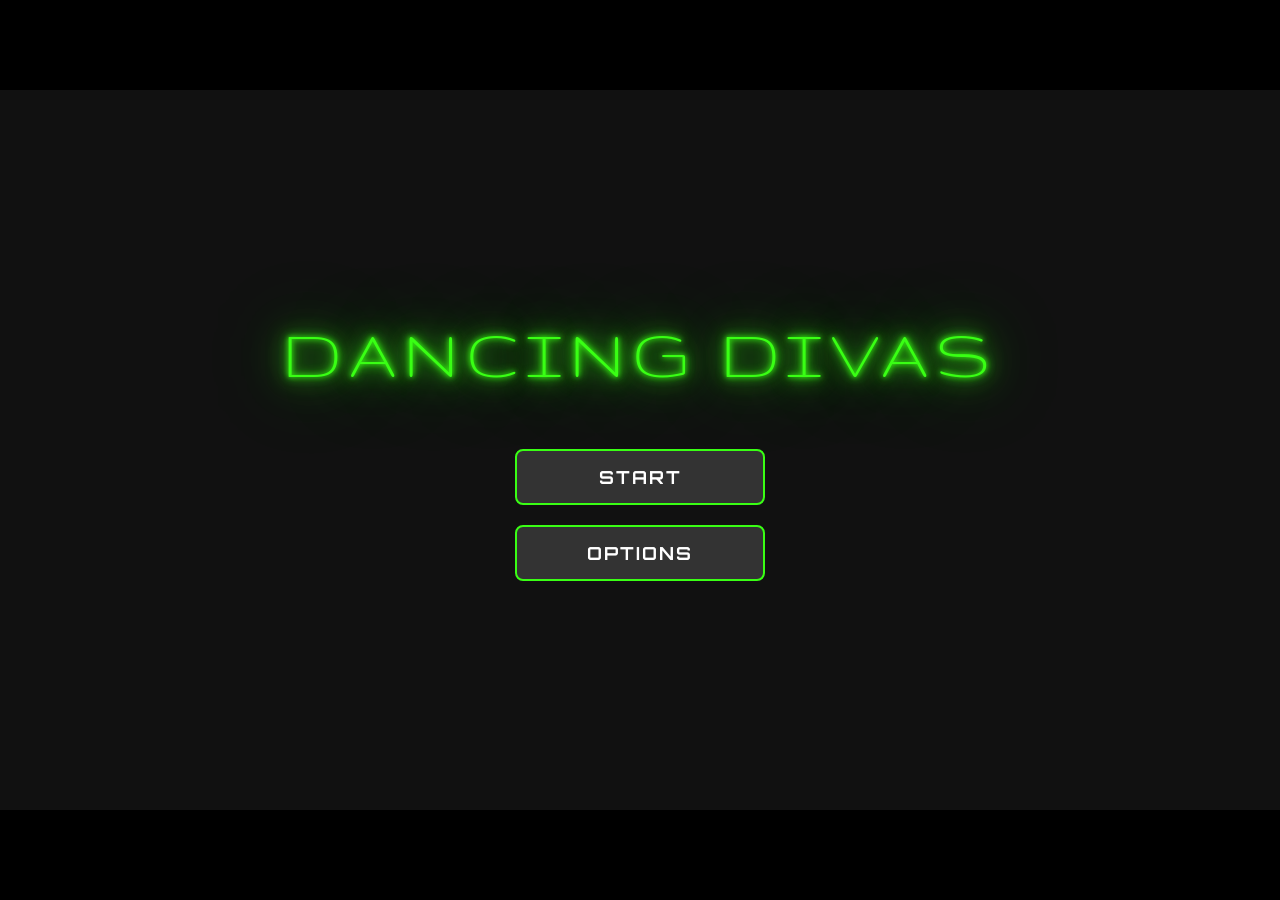
<file: dancing-divas/index.html>
<!DOCTYPE html>
<html lang="en">
<head>
  <meta charset="UTF-8">
  <meta name="viewport" content="width=device-width, initial-scale=1.0">
  <title>Dancing Divas</title>
  <meta property="og:title" content="Dancing Divas">
  <meta property="og:description" content="An audio-reactive sprite animation of Charli XCX that responds to music.">
  <meta property="og:image" content="https://enriicoo.github.io/custom-projects/dancing-divas/sprites/charli_banner.png">
  <meta property="og:url" content="https://enriicoo.github.io/custom-projects/dancing-divas/">
  <meta property="og:type" content="website">
  <link rel="preconnect" href="https://fonts.googleapis.com">
  <link rel="preconnect" href="https://fonts.gstatic.com" crossorigin>
  <link href="https://fonts.googleapis.com/css2?family=Gruppo&family=Orbitron:wght@700&family=Staatliches&display=swap" rel="stylesheet">
  <style>
    :root {
      --neon: #39ff14;
      --bg: #000;
      --bg-light: #111;
      --btn-bg: #333;
    }
    * { margin: 0; padding: 0; box-sizing: border-box; }
    body {
      background: var(--bg);
      display: flex;
      justify-content: center;
      align-items: center;
      min-height: 100vh;
      font-family: 'Staatliches', sans-serif;
    }
    #container { position: relative; }
    canvas { display: block; background: var(--bg); }

    .overlay {
      position: absolute;
      top: 0; left: 0; right: 0; bottom: 0;
      display: flex;
      flex-direction: column;
      justify-content: center;
      align-items: center;
      gap: 20px;
    }
    .overlay.hidden { display: none; }

    .title {
      font-size: 72px;
      color: var(--neon);
      text-shadow: 0 0 5px var(--neon), 0 0 10px var(--neon), 0 0 20px var(--neon), 0 0 40px var(--neon), 0 0 80px #00ff00;
      margin-bottom: 40px;
      font-family: 'Gruppo', cursive;
      letter-spacing: 8px;
      text-transform: uppercase;
    }

    .btn {
      padding: 15px 40px;
      font-size: 18px;
      background: var(--btn-bg);
      color: #fff;
      border: 2px solid var(--neon);
      cursor: pointer;
      border-radius: 8px;
      min-width: 250px;
      transition: all 0.2s;
      font-family: 'Orbitron', sans-serif;
      font-weight: 700;
      text-transform: uppercase;
      letter-spacing: 2px;
    }
    .btn:hover {
      background: var(--neon);
      color: var(--bg);
      transform: scale(1.05);
      box-shadow: 0 0 20px var(--neon);
    }

    #debug, #log {
      position: absolute;
      top: 10px;
      color: var(--neon);
      font-family: monospace;
      background: rgba(0,0,0,0.8);
      padding: 8px;
      border-radius: 4px;
    }
    #debug { left: 10px; font-size: 12px; max-width: 600px; }
    #log { right: 10px; font-size: 10px; max-height: 350px; width: 400px; overflow-y: auto; white-space: pre; }
    .hidden { display: none; }
    #log .warn { color: #ffaa00; }
    #log .good { color: #00ff00; }
    #log .info { color: #888; }
    
    #copyLog {
      position: absolute;
      top: 365px; right: 10px;
      padding: 5px 10px;
      font-size: 12px;
      font-family: monospace;
      background: var(--btn-bg);
      color: var(--neon);
      border: 1px solid var(--neon);
      cursor: pointer;
      border-radius: 4px;
    }
    #copyLog:hover { background: var(--neon); color: var(--bg); }

    #error {
      position: absolute;
      bottom: 20px; left: 50%;
      transform: translateX(-50%);
      color: #ff4444;
      font-size: 14px;
      text-align: center;
      max-width: 80%;
    }

    .slider-container {
      display: flex;
      flex-direction: column;
      align-items: center;
      gap: 8px;
      margin: 10px 0;
    }
    .slider-label { color: var(--neon); font-size: 18px; letter-spacing: 1px; }
    .slider-row { display: flex; align-items: center; gap: 15px; }
    .slider-value { color: #fff; font-size: 20px; font-weight: bold; min-width: 40px; text-align: center; }
    .threshold-hint { color: #888; font-size: 14px; margin-top: 5px; }
    
    input[type="range"] {
      -webkit-appearance: none;
      width: 250px; height: 8px;
      background: var(--btn-bg); border-radius: 4px; outline: none;
    }
    input[type="range"]::-webkit-slider-thumb {
      -webkit-appearance: none;
      width: 24px; height: 24px;
      background: var(--neon); border-radius: 50%; cursor: pointer;
    }
  </style>
</head>
<body>
  <div id="container">
    <canvas id="canvas"></canvas>

    <div id="menuScene" class="overlay">
      <div class="title">Dancing Divas</div>
      <button class="btn" id="btnStart">Start</button>
      <button class="btn" id="btnOptions">Options</button>
    </div>

    <div id="optionsScene" class="overlay hidden">
      <div class="title">Options</div>
      <div class="slider-container">
        <div class="slider-label">Threshold: Ambient → Moderate</div>
        <div class="slider-row">
          <input type="range" id="sliderModerate" min="0.5" max="4.5" step="0.5" value="2">
          <span class="slider-value" id="valModerate">2</span>
        </div>
        <div class="threshold-hint">Score needed to start vibing</div>
      </div>
      <div class="slider-container">
        <div class="slider-label">Threshold: Moderate → High Energy</div>
        <div class="slider-row">
          <input type="range" id="sliderHigh" min="1" max="5" step="0.5" value="4">
          <span class="slider-value" id="valHigh">4</span>
        </div>
        <div class="threshold-hint">Score needed to start dancing</div>
      </div>
      <button class="btn" id="btnDebug">Debug Info: OFF</button>
      <button class="btn" id="btnBack">Back</button>
    </div>

    <div id="dollControls" class="hidden" style="position:absolute; bottom:20px; right:20px;">
      <button class="btn" id="btnExit">ESC - Back to Menu</button>
    </div>

    <div id="debug" class="hidden"></div>
    <div id="log" class="hidden"></div>
    <button id="copyLog" class="hidden">Copy Log</button>
    <div id="error" class="hidden"></div>
  </div>

<script>
// ============ CONFIG ============
const CONFIG = {
  width: 1280,
  height: 720,
  squareSize: 80,
  spriteSheet: 'sprites/charli_spreadsheet.png',
  squareSprite: 'sprites/brat_square.png',
  sprite: {
    cols: 16, rows: 4,
    animations: {
      idle:       { row: 0, frames: 8,  fps: 5, loop: true },
      vibing:     { row: 1, frames: 16, fps: 5, loop: true },
      transition: { row: 2, frames: 12, fps: 5, loop: false },
      dancing:    { row: 3, frames: 12, fps: 5, loop: true }
    }
  },
  audio: { updateInterval: 1.0, moderateThreshold: 2, highThreshold: 4 },
  showDebug: false
};

const State = { AMBIENT: 0, MODERATE: 1, HIGH_ENERGY: 2 };
const StateNames = ['AMBIENT', 'MODERATE', 'HIGH_ENERGY'];

// ============ UTILS ============
const $ = id => document.getElementById(id);
const clamp = (v, min, max) => Math.max(min, Math.min(max, v));
const avg = arr => arr.length ? arr.reduce((a,b) => a+b, 0) / arr.length : 0;

// ============ LOGGER ============
class Logger {
  constructor(maxLines = 60) {
    this.maxLines = maxLines;
    this.lines = [];
    this.el = $('log');
    this.btn = $('copyLog');
    this.btn.onclick = () => this.copy();
  }
  log(msg, type = '') {
    const time = new Date().toLocaleTimeString('en-US', { hour12: false });
    const entry = `[${time}] ${msg}`;
    this.lines.push({ text: entry, type });
    if (this.lines.length > this.maxLines) this.lines.shift();
    this.el.innerHTML = this.lines.map(l => 
      l.type ? `<span class="${l.type}">${l.text}</span>` : l.text
    ).join('\n');
    this.el.scrollTop = this.el.scrollHeight;
  }
  copy() {
    navigator.clipboard.writeText(this.lines.map(l => l.text).join('\n'));
    this.btn.textContent = '✓ Copied!';
    setTimeout(() => this.btn.textContent = 'Copy Log', 1500);
  }
  show() { this.el.classList.remove('hidden'); this.btn.classList.remove('hidden'); }
  hide() { this.el.classList.add('hidden'); this.btn.classList.add('hidden'); }
}
const logger = new Logger();

// ============ SCENE MANAGER ============
class SceneManager {
  constructor() { this.current = null; this.scenes = {}; }
  register(name, scene) { this.scenes[name] = scene; }
  switchTo(name) {
    this.current?.onExit?.();
    this.current = this.scenes[name];
    this.current?.onEnter?.();
  }
  update(dt) { this.current?.update?.(dt); }
  draw(ctx) { this.current?.draw?.(ctx); }
}

// ============ STATIONARITY ENGINE ============
class StationarityEngine {
  constructor() {
    this.windowSize = 60;
    this.warmupFrames = 10;
    this.windows = { rms: [], flux: [], trans: [] };
    this.envelopes = { rms: 0.5, flux: 0.5, trans: 0.5 };
    this.lastOutput = { rms: 0.5, flux: 0.5, transients: 0.5 };
    this.hysteresis = 0.03;
  }

  process(rmsDb, flux, transients) {
    const w = this.windows;
    w.rms.push(rmsDb); w.flux.push(flux); w.trans.push(transients);
    if (w.rms.length > this.windowSize) { w.rms.shift(); w.flux.shift(); w.trans.shift(); }

    const calc = arr => {
      if (arr.length < 2) return { median: arr[0] || 0, iqr: 1 };
      const sorted = [...arr].sort((a, b) => a - b);
      const n = sorted.length;
      return {
        median: sorted[Math.floor(n / 2)],
        iqr: Math.max(0.001, sorted[Math.floor(n * 0.75)] - sorted[Math.floor(n * 0.25)])
      };
    };

    const normalize = (val, stats) => {
      const z = (val - stats.median) / (stats.iqr / 1.35);
      return 1 / (1 + Math.exp(-1.2 * z)); // sigmoid
    };

    const stats = { rms: calc(w.rms), flux: calc(w.flux), trans: calc(w.trans) };
    const norm = {
      rms: normalize(rmsDb, stats.rms),
      flux: normalize(flux, stats.flux),
      trans: normalize(transients, stats.trans)
    };

    // Envelope follow
    for (const k of ['rms', 'flux', 'trans']) {
      const alpha = norm[k] > this.envelopes[k] ? 0.35 : 0.08;
      this.envelopes[k] += alpha * (norm[k] - this.envelopes[k]);
    }

    // Hysteresis
    const output = {
      rms: Math.abs(this.envelopes.rms - this.lastOutput.rms) < this.hysteresis ? this.lastOutput.rms : this.envelopes.rms,
      flux: Math.abs(this.envelopes.flux - this.lastOutput.flux) < this.hysteresis ? this.lastOutput.flux : this.envelopes.flux,
      transients: Math.abs(this.envelopes.trans - this.lastOutput.transients) < this.hysteresis ? this.lastOutput.transients : this.envelopes.trans
    };
    this.lastOutput = output;
    return output;
  }

  get warmup() { return this.windows.rms.length < this.warmupFrames; }

  reset() {
    this.windows = { rms: [], flux: [], trans: [] };
    this.envelopes = { rms: 0.5, flux: 0.5, trans: 0.5 };
    this.lastOutput = { rms: 0.5, flux: 0.5, transients: 0.5 };
  }
}

// ============ AUDIO ANALYZER ============
class AudioAnalyzer {
  constructor() {
    this.ctx = null;
    this.analyser = null;
    this.stationarity = new StationarityEngine();
    this.history = { rms: [], flux: [], trans: [] };
    this.historySize = 10;
    this.fluxLong = [];
    this.peak = { active: false, value: 0, intensityHist: [] };
    this.state = State.AMBIENT;
    this.initialized = false;
  }

  async init() {
    const constraints = {
      audio: { echoCancellation: false, noiseSuppression: false, autoGainControl: false, sampleRate: 44100, channelCount: 1 }
    };

    try {
      let stream;
      try {
        stream = await navigator.mediaDevices.getUserMedia(constraints);
        logger.log('Audio: Processing DISABLED ✓', 'good');
      } catch {
        stream = await navigator.mediaDevices.getUserMedia({ audio: true });
        logger.log('Fallback: default audio constraints', 'warn');
      }

      this.ctx = new AudioContext({ sampleRate: 44100 });
      this.analyser = this.ctx.createAnalyser();
      this.analyser.fftSize = 2048;
      this.analyser.smoothingTimeConstant = 0.1;
      this.ctx.createMediaStreamSource(stream).connect(this.analyser);

      this.freqData = new Uint8Array(this.analyser.frequencyBinCount);
      this.timeData = new Float32Array(this.analyser.fftSize);
      this.prevSpectrum = new Float32Array(this.analyser.frequencyBinCount);
      this.currentSpectrum = new Float32Array(this.analyser.frequencyBinCount);

      this.initialized = true;
      logger.log(`FFT: ${this.analyser.fftSize}, Smooth: ${this.analyser.smoothingTimeConstant}`, 'info');
      return true;
    } catch (err) {
      throw new Error(`Microphone error: ${err.message}`);
    }
  }

  analyze() {
    if (!this.initialized) return { state: State.AMBIENT, rms: -100, transients: 0, score: 0 };

    this.analyser.getByteFrequencyData(this.freqData);
    this.analyser.getFloatTimeDomainData(this.timeData);

    // RMS
    let sumSq = 0;
    for (let i = 0; i < this.timeData.length; i++) sumSq += this.timeData[i] ** 2;
    const rmsDb = sumSq > 1e-20 ? 20 * Math.log10(Math.sqrt(sumSq / this.timeData.length)) : -100;

    // Spectral flux & transients
    let flux = 0;
    const binCount = this.freqData.length;
    const lowEnd = Math.floor(binCount * 0.1), midEnd = Math.floor(binCount * 0.5);
    let lowFlux = 0, midFlux = 0, highFlux = 0;

    for (let i = 0; i < binCount; i++) {
      this.currentSpectrum[i] = this.freqData[i] / 255;
      const diff = this.currentSpectrum[i] - this.prevSpectrum[i];
      if (diff > 0) {
        flux += diff;
        if (i < lowEnd) lowFlux += diff;
        else if (i < midEnd) midFlux += diff;
        else highFlux += diff;
      }
    }
    flux /= Math.sqrt(binCount);
    
    const onset = lowFlux / lowEnd * 0.2 + midFlux / (midEnd - lowEnd) * 0.3 + highFlux / (binCount - midEnd) * 0.5;
    let transients = rmsDb > -60 ? clamp(onset * (1 + (rmsDb + 60) / 30) * 15, 0, 2) : 0;

    [this.prevSpectrum, this.currentSpectrum] = [this.currentSpectrum, this.prevSpectrum];

    // Stationarity
    const norm = this.stationarity.process(rmsDb, flux, transients);
    
    const h = this.history;
    h.rms.push(norm.rms); h.flux.push(norm.flux); h.trans.push(norm.transients);
    if (h.rms.length > this.historySize) { h.rms.shift(); h.flux.shift(); h.trans.shift(); }

    // Peak detection
    const nFlux = Math.max(norm.flux, 0.15);
    this.fluxLong.push(nFlux);
    if (this.fluxLong.length > 60) this.fluxLong.shift();

    if (this.fluxLong.length > 10) {
      const recent = avg(this.fluxLong.slice(-5));
      const prev = avg(this.fluxLong.slice(-10, -5));
      
      if (!this.peak.active) {
        if (prev > 0.01 && (recent - prev) / prev > 0.25) {
          this.peak.active = true;
          this.peak.value = recent;
          logger.log('>>> PEAK MOMENT START <<<', 'good');
        }
      } else {
        this.peak.value = Math.max(this.peak.value, recent);
        this.peak.intensityHist.push((recent - this.peak.value) / Math.max(0.01, this.peak.value));
        if (this.peak.intensityHist.length > 10) this.peak.intensityHist.shift();
        if (avg(this.peak.intensityHist) < -0.2) {
          this.peak.active = false;
          this.peak.intensityHist = [];
          logger.log('>>> PEAK MOMENT END <<<', 'warn');
        }
      }
    }

    // Score
    const avgRms = avg(h.rms), avgTrans = avg(h.trans);
    let score = 0, breakdown = [];
    
    if (avgRms > 0.65) { score += 2; breakdown.push('RMS:+2'); }
    else if (avgRms > 0.4) { score += 1; breakdown.push('RMS:+1'); }
    else breakdown.push('RMS:+0');
    
    if (this.peak.active) { score += 1; breakdown.push('Peak:+1'); }
    
    if (avgTrans > 0.55) { score += 2; breakdown.push('Trans:+2'); }
    else if (avgTrans > 0.3) { score += 1; breakdown.push('Trans:+1'); }
    else breakdown.push('Trans:+0');

    const warmup = this.stationarity.warmup;
    logger.log(
      `RMS:${(avgRms*100).toFixed(0)}% Trans:${(avgTrans*100).toFixed(0)}% Peak:${this.peak.active?'Y':'N'} → Score:${score}${warmup?' [WARMUP]':''}`,
      score >= CONFIG.audio.highThreshold ? 'good' : score >= CONFIG.audio.moderateThreshold ? 'warn' : 'info'
    );
    logger.log(`  ${breakdown.join(' | ')} | Raw dB:${rmsDb.toFixed(1)}`, 'info');

    this.state = score >= CONFIG.audio.highThreshold ? State.HIGH_ENERGY :
                 score >= CONFIG.audio.moderateThreshold ? State.MODERATE : State.AMBIENT;

    return { state: this.state, rms: rmsDb, rmsNorm: avgRms, transients: avgTrans, peak: this.peak.active, score, warmup };
  }

  cleanup() {
    this.ctx?.close();
    this.ctx = null;
    this.initialized = false;
    this.history = { rms: [], flux: [], trans: [] };
    this.fluxLong = [];
    this.peak = { active: false, value: 0, intensityHist: [] };
    this.stationarity.reset();
  }
}

// ============ SPRITE ANIMATOR ============
class SpriteAnimator {
  constructor(img) {
    this.img = img;
    this.frameW = img.width / CONFIG.sprite.cols;
    this.frameH = img.height / CONFIG.sprite.rows;
    this.anim = 'idle';
    this.frame = 0;
    this.elapsed = 0;
    this.transitioning = false;
    this.transitionReverse = false;
    this.targetAnim = null;
    this.pendingState = null;
  }

  setAnim(name, reverse = false, target = null) {
    if (this.transitioning) {
      if (target) this.pendingState = { name, reverse, target };
      return;
    }
    if (!target && this.anim === name) return;

    if (target) {
      this.transitioning = true;
      this.transitionReverse = reverse;
      this.targetAnim = target;
      this.anim = 'transition';
      this.frame = reverse ? CONFIG.sprite.animations.transition.frames - 1 : 0;
    } else {
      this.anim = name;
      this.frame = 0;
    }
    this.elapsed = 0;
    this.pendingState = null;
  }

  update(dt) {
    const anim = CONFIG.sprite.animations[this.anim];
    if (!anim) return;

    this.elapsed += dt;
    if (this.elapsed >= 1 / anim.fps) {
      this.elapsed -= 1 / anim.fps;

      if (this.transitioning) {
        this.frame += this.transitionReverse ? -1 : 1;
        if (this.frame < 0 || this.frame >= anim.frames) {
          this.transitioning = false;
          this.anim = this.targetAnim;
          this.frame = 0;
          this.targetAnim = null;
          if (this.pendingState) {
            const p = this.pendingState;
            this.pendingState = null;
            this.setAnim(p.name, p.reverse, p.target);
          }
        }
      } else {
        this.frame = anim.loop ? (this.frame + 1) % anim.frames : Math.min(this.frame + 1, anim.frames - 1);
      }
    }
  }

  draw(ctx, x, y, size) {
    const anim = CONFIG.sprite.animations[this.anim];
    if (!anim) return;
    ctx.imageSmoothingEnabled = false;
    ctx.drawImage(this.img, this.frame * this.frameW, anim.row * this.frameH, this.frameW, this.frameH, x - size/2, y - size/2, size, size);
  }
}

// ============ BACKGROUND GRID ============
class BackgroundGrid {
  constructor(w, h, size) {
    this.cols = Math.ceil(w / size);
    this.rows = Math.ceil(h / size);
    this.size = size;
    this.squareImg = null;
    this.squares = Array.from({ length: this.cols * this.rows }, () => ({ opacity: 0, target: 0, speed: 1 }));
  }

  async loadSprite() {
    return new Promise((resolve, reject) => {
      this.squareImg = new Image();
      this.squareImg.onload = resolve;
      this.squareImg.onerror = () => reject(new Error('Failed to load brat_square.png'));
      this.squareImg.src = CONFIG.squareSprite;
    });
  }

  activate(state) {
    const [percent, fullRatio] = state === State.AMBIENT ? [0.1, 0] :
                                  state === State.MODERATE ? [0.3, 1/3] : [0.5, 0.5];
    const count = Math.floor(this.squares.length * percent);
    const numFull = Math.floor(count * fullRatio);

    const indices = [...Array(this.squares.length).keys()].sort(() => Math.random() - 0.5).slice(0, count);
    indices.forEach((idx, i) => {
      const level = i < numFull ? 1 : 0.5;
      this.squares[idx].opacity = level;
      this.squares[idx].target = 0;
      this.squares[idx].speed = level;
    });
  }

  update(dt) {
    for (const sq of this.squares) {
      if (sq.opacity > sq.target) sq.opacity = Math.max(sq.target, sq.opacity - dt * sq.speed);
    }
  }

  draw(ctx) {
    if (!this.squareImg) return;
    for (let i = 0; i < this.squares.length; i++) {
      const sq = this.squares[i];
      if (sq.opacity > 0) {
        ctx.globalAlpha = sq.opacity;
        ctx.drawImage(this.squareImg, (i % this.cols) * this.size, Math.floor(i / this.cols) * this.size, this.size, this.size);
      }
    }
    ctx.globalAlpha = 1;
  }
}

// ============ SCENES ============
class MenuScene {
  constructor(sm) { this.sm = sm; this.el = $('menuScene'); }
  onEnter() { this.el.classList.remove('hidden'); }
  onExit() { this.el.classList.add('hidden'); }
  draw(ctx) { ctx.fillStyle = '#111'; ctx.fillRect(0, 0, CONFIG.width, CONFIG.height); }
}

class OptionsScene {
  constructor(sm) {
    this.sm = sm;
    this.el = $('optionsScene');
    this.sliderMod = $('sliderModerate');
    this.sliderHigh = $('sliderHigh');
    this.valMod = $('valModerate');
    this.valHigh = $('valHigh');
    this.btnDebug = $('btnDebug');
    this.sliderMod.oninput = this.sliderHigh.oninput = () => this.onChange();
  }
  onEnter() { this.el.classList.remove('hidden'); this.updateDisplay(); }
  onExit() { this.el.classList.add('hidden'); }
  onChange() {
    let mod = parseFloat(this.sliderMod.value), high = parseFloat(this.sliderHigh.value);
    if (high <= mod) {
      if (document.activeElement === this.sliderMod) { mod = high - 0.5; this.sliderMod.value = mod; }
      else { high = mod + 0.5; this.sliderHigh.value = high; }
    }
    CONFIG.audio.moderateThreshold = clamp(mod, 0.5, 4.5);
    CONFIG.audio.highThreshold = clamp(high, 1, 5);
    this.updateDisplay();
  }
  updateDisplay() {
    this.valMod.textContent = this.sliderMod.value = CONFIG.audio.moderateThreshold;
    this.valHigh.textContent = this.sliderHigh.value = CONFIG.audio.highThreshold;
    this.btnDebug.textContent = `Debug Info: ${CONFIG.showDebug ? 'ON' : 'OFF'}`;
  }
  toggleDebug() {
    CONFIG.showDebug = !CONFIG.showDebug;
    this.updateDisplay();
    CONFIG.showDebug ? logger.show() : logger.hide();
  }
  draw(ctx) { ctx.fillStyle = '#111'; ctx.fillRect(0, 0, CONFIG.width, CONFIG.height); }
}

class DollScene {
  constructor(sm) {
    this.sm = sm;
    this.audio = new AudioAnalyzer();
    this.grid = new BackgroundGrid(CONFIG.width, CONFIG.height, CONFIG.squareSize);
    this.doll = null;
    this.currentState = State.AMBIENT;
    this.updateTimer = 0;
    this.initialized = false;
    this.controls = $('dollControls');
    this.debugEl = $('debug');
    this.errorEl = $('error');
  }

  async init() {
    try {
      this.errorEl.classList.add('hidden');
      const img = new Image();
      img.src = CONFIG.spriteSheet;
      await new Promise((res, rej) => { img.onload = res; img.onerror = () => rej(new Error(`Failed to load: ${CONFIG.spriteSheet}`)); });
      this.doll = new SpriteAnimator(img);
      await this.grid.loadSprite();
      await this.audio.init();
      logger.log('=== AUDIO ANALYZER v2 ===', 'good');
      logger.log(`Thresholds: MOD>=${CONFIG.audio.moderateThreshold} HIGH>=${CONFIG.audio.highThreshold}`, 'info');
      logger.log('Aguardando warmup (~10s)...', 'warn');
      this.initialized = true;
      return true;
    } catch (err) {
      this.errorEl.textContent = err.message;
      this.errorEl.classList.remove('hidden');
      return false;
    }
  }

  onEnter() {
    this.controls.classList.remove('hidden');
    if (CONFIG.showDebug) { this.debugEl.classList.remove('hidden'); logger.show(); }
  }

  onExit() {
    this.controls.classList.add('hidden');
    this.debugEl.classList.add('hidden');
    logger.hide();
    this.audio.cleanup();
    this.initialized = false;
  }

  updateDollState(newState) {
    if (!this.doll) return;
    const cur = this.doll.anim;
    if (newState === State.AMBIENT && cur !== 'idle' && cur !== 'transition') {
      this.doll.setAnim('idle');
    } else if (newState === State.MODERATE) {
      if (cur === 'dancing') this.doll.setAnim('transition', true, 'vibing');
      else if (cur !== 'vibing' && cur !== 'transition') this.doll.setAnim('vibing');
    } else if (newState === State.HIGH_ENERGY) {
      if (cur === 'vibing' || cur === 'idle') this.doll.setAnim('transition', false, 'dancing');
      else if (cur !== 'dancing' && cur !== 'transition') this.doll.setAnim('dancing');
    }
  }

  update(dt) {
    if (!this.initialized) return;
    this.updateTimer += dt;
    if (this.updateTimer >= CONFIG.audio.updateInterval) {
      this.updateTimer = 0;
      const r = this.audio.analyze();
      if (r.state !== this.currentState) {
        logger.log(`>>> STATE: ${StateNames[this.currentState]} → ${StateNames[r.state]} <<<`, 'good');
        this.currentState = r.state;
        this.updateDollState(r.state);
      }
      this.grid.activate(r.state);
      if (CONFIG.showDebug) {
        this.debugEl.textContent = `State: ${StateNames[r.state]} (${r.score}/${CONFIG.audio.moderateThreshold}/${CONFIG.audio.highThreshold})${r.warmup?' [WARMUP]':''} | RMS: ${(r.rmsNorm*100).toFixed(0)}% (${r.rms.toFixed(1)}dB) | Trans: ${(r.transients*100).toFixed(0)}% | Peak: ${r.peak?'YES':'no'} | Anim: ${this.doll.anim}`;
      }
    }
    this.grid.update(dt);
    this.doll?.update(dt);
  }

  draw(ctx) {
    ctx.fillStyle = '#000';
    ctx.fillRect(0, 0, CONFIG.width, CONFIG.height);
    this.grid.draw(ctx);
    if (this.doll) {
      const size = Math.min(CONFIG.width, CONFIG.height) * 0.6;
      this.doll.draw(ctx, CONFIG.width / 2, CONFIG.height / 2, size);
    }
  }
}

// ============ GAME ============
class Game {
  constructor() {
    this.canvas = $('canvas');
    this.ctx = this.canvas.getContext('2d');
    this.canvas.width = CONFIG.width;
    this.canvas.height = CONFIG.height;
    this.sm = new SceneManager();
    this.lastTime = 0;

    this.menu = new MenuScene(this.sm);
    this.options = new OptionsScene(this.sm);
    this.doll = new DollScene(this.sm);

    this.sm.register('menu', this.menu);
    this.sm.register('options', this.options);
    this.sm.register('doll', this.doll);

    $('btnStart').onclick = async () => { if (await this.doll.init()) this.sm.switchTo('doll'); };
    $('btnOptions').onclick = () => this.sm.switchTo('options');
    $('btnDebug').onclick = () => this.options.toggleDebug();
    $('btnBack').onclick = () => this.sm.switchTo('menu');
    $('btnExit').onclick = () => this.sm.switchTo('menu');
    document.onkeydown = e => { if (e.key === 'Escape' && this.sm.current !== this.menu) this.sm.switchTo('menu'); };

    this.sm.switchTo('menu');
    requestAnimationFrame(t => this.loop(t));
  }

  loop(time) {
    const dt = Math.min((time - this.lastTime) / 1000, 0.1);
    this.lastTime = time;
    this.sm.update(dt);
    this.sm.draw(this.ctx);
    requestAnimationFrame(t => this.loop(t));
  }
}

// ============ START ============
console.log('Dancing Divas v1.0');
new Game();
</script>
</body>
</html>
</file>
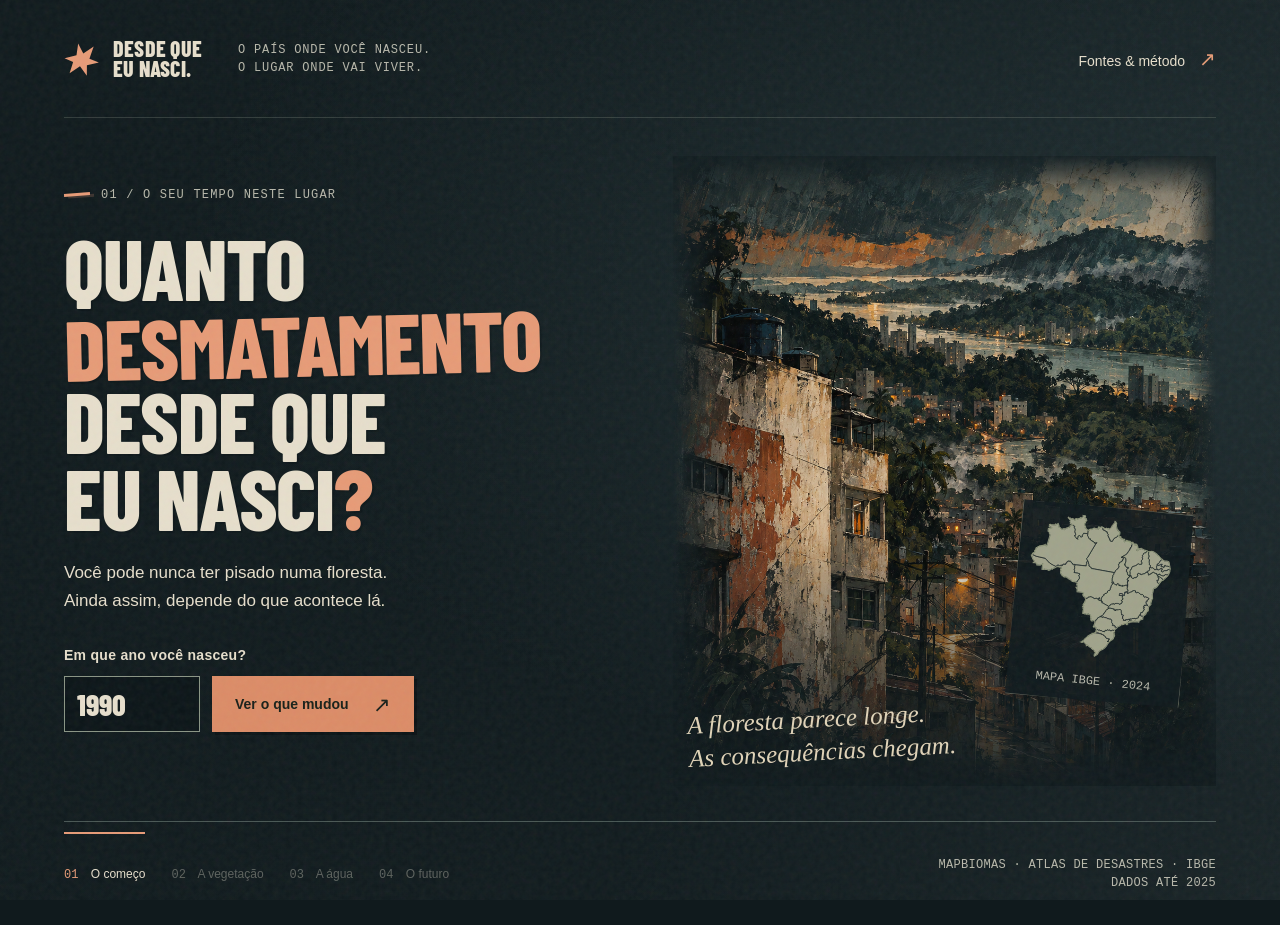
<file: desmatamento-2026/index.html>
<!doctype html>
<html lang="pt-BR">
<head>
  <meta charset="utf-8">
  <meta name="viewport" content="width=device-width, initial-scale=1">
  <meta name="theme-color" content="#101a1d">
  <meta name="description" content="Veja a vegetação perdida desde seu nascimento e compare os registros de enchentes e secas entre os anos 1990 e 2015–2025. A floresta parece longe. As consequências chegam à cidade.">

  <title>Quanto desmatamento desde que eu nasci?</title>

  <meta property="og:title" content="Quanto desmatamento desde que eu nasci?">
  <meta property="og:description" content="A floresta parece longe. As consequências chegam à cidade. Descubra o que mudou desde que você nasceu.">
  <meta property="og:type" content="website">
  <meta property="og:locale" content="pt_BR">
  <meta property="og:url" content="https://enriicoo.github.io/custom-projects/desmatamento-2026/">
  <meta property="og:image" content="https://enriicoo.github.io/custom-projects/desmatamento-2026/assets/desmatamento-banner.png?v=2">
  <meta property="og:image:type" content="image/png">
  <meta property="og:image:width" content="1254">
  <meta property="og:image:height" content="706">

  <meta name="twitter:card" content="summary_large_image">
  <meta name="twitter:title" content="Quanto desmatamento desde que eu nasci?">
  <meta name="twitter:description" content="A floresta parece longe. As consequências chegam à cidade. Descubra o que mudou desde que você nasceu.">
  <meta name="twitter:image" content="https://enriicoo.github.io/custom-projects/desmatamento-2026/assets/desmatamento-banner.png?v=2">

  <link rel="icon" href="assets/favicon.svg" type="image/svg+xml">
  <link rel="preload" href="assets/barlow-condensed-extrabold.ttf" as="font" type="font/ttf" crossorigin>
  <link rel="stylesheet" href="style.css">

  <script src="data/climate.js" defer></script>
  <script src="data/maps.js" defer></script>
  <script src="calculations.js" defer></script>
  <script src="app.js" defer></script>
</head>
  <body>
  <a class="skip" href="#main">Pular para o conteúdo</a>
  <div class="grain" aria-hidden="true"></div>
  <div class="site-shell">
    <header class="masthead">
      <a class="wordmark" href="#inicio" aria-label="Desde que eu nasci — início">
        <svg viewBox="0 0 40 40" aria-hidden="true"><path d="M19 2 23 14 36 8 29 21 39 27 25 28 23 40 17 28 4 34 10 22 1 16 15 15Z"/></svg>
        <span>DESDE QUE<br>EU NASCI.</span>
      </a>
      <p class="masthead-note">O PAÍS ONDE VOCÊ NASCEU.<br>O LUGAR ONDE VAI VIVER.</p>
      <button class="source-button" data-sources>Fontes & método <span aria-hidden="true">↗</span></button>
    </header>

    <main id="main">
      <section class="scene" id="inicio" aria-labelledby="title-intro">
        <div class="split intro-split">
          <div class="intro-copy">
            <p class="eyebrow"><span class="little-line"></span> 01 / O seu tempo neste lugar</p>
            <h1 id="title-intro" tabindex="-1">QUANTO<br><span class="rust">DESMATAMENTO</span><br>DESDE QUE<br>EU NASCI<span class="rust">?</span></h1>
            <p class="lead">Você pode nunca ter pisado numa floresta.<br>Ainda assim, depende do que acontece lá.</p>
            <form id="birth-form" novalidate>
              <label for="birth-year">Em que ano você nasceu?</label>
              <div class="birth-controls">
                <div class="year-field"><input id="birth-year" name="ano" type="number" inputmode="numeric" min="1960" max="2026" step="1" value="1990" required aria-describedby="year-error"></div>
                <button class="button primary" type="submit" id="start-button" disabled>Ver o que mudou <span aria-hidden="true">↗</span></button>
              </div>
              <p id="year-error" class="error" role="alert"></p>
            </form>
          </div>
          <figure class="map-art hero-map">
            <img class="city-painting" src="assets/cidade-e-floresta.png" width="1024" height="1536" alt="Pintura de uma cidade brasileira, com caixas-d’água, prédios e uma rua molhada, entre morros cobertos de vegetação." fetchpriority="high" decoding="async">
            <div class="map-inset"><div class="map-holder" id="intro-map" aria-hidden="true"></div><span class="map-credit">MAPA IBGE · 2024</span></div>
            <figcaption><span class="handwritten">A floresta parece longe.<br>As consequências chegam.</span></figcaption>
          </figure>
        </div>
      </section>

      <section class="scene" id="florestas" aria-labelledby="title-forest" hidden>
        <div class="split forest-split">
          <div>
            <p class="eyebrow"><span class="little-line"></span> 02 / A vegetação que perdemos</p>
            <h2 id="title-forest" tabindex="-1">O BRASIL<br><span class="rust">QUE SUMIU.</span></h2>
            <p class="lead" id="forest-intro"></p>
            <p class="period-note" id="forest-period"></p>
            <div id="biome-results" class="biome-results"></div>
            <p class="method-note">A base é a vegetação primária que existia no ano de referência. Contamos a retirada nos anos seguintes, até 2025. <button class="inline-link" data-sources>Entenda a conta.</button></p>
            <div class="scene-actions"><button class="back-button" data-go="0">← Voltar</button><button class="button primary" data-go="2">E a água? <span aria-hidden="true">→</span></button></div>
          </div>
          <figure class="map-art biome-map">
            <div class="map-topline"><span>TRÊS BIOMAS</span><span id="map-period"></span></div>
            <div id="forest-map" class="map-holder"></div>
            <figcaption class="biome-caption"><span id="biome-caption-name">Amazônia</span><span>Limites dos biomas · IBGE, 2025</span></figcaption>
            <div class="field-note">
              <h3>A chuva do Sudeste e do Sul também depende das florestas no Norte.</h3>
              <p>As árvores devolvem água ao ar. Os ventos carregam parte dessa umidade da Amazônia para o Centro-Oeste, o Sudeste e o Sul, onde ela ajuda a formar chuva. A qualidade das grandes cidades brasileiras depende do ciclo de chuvas, que depende das florestas.</p>
              <a class="evidence-link" href="https://antigo.inpa.gov.br/index.php/ultimas-noticias/2641-universitarios-sao-capacitados-no-inpa-para-aplicacao-do-protocolo-de-avaliacao-rapida-de-igarapes" target="_blank" rel="noopener">Como funciona · INPA ↗</a>
            </div>
          </figure>
        </div>
      </section>

      <section class="scene" id="agua" aria-labelledby="title-water" hidden>
        <p class="eyebrow"><span class="little-line"></span> 03 / Quando a água muda a vida</p>
        <div class="water-heading"><h2 id="title-water" tabindex="-1"><span class="flood-title">ÁGUA DEMAIS<br><small>NO SUL E SUDESTE.</small></span><span class="drought-title">ÁGUA DE MENOS<br><small>NO NORDESTE.</small></span></h2><div><p class="lead" id="water-intro"></p><p class="period-note" id="water-period"></p></div></div>
        <div class="disaster-grid" id="disaster-results"></div>
        <div class="city-consequences" aria-labelledby="city-consequences-title">
          <h3 id="city-consequences-title">ISSO JÁ CHEGOU À CIDADE.</h3>
          <div class="observations">
            <article>
              <h4>Na conta de luz.</h4>
              <p>Em 2021, a escassez de água virou uma cobrança extra na conta de energia. Quem morava em São Paulo também pagava por um problema que atravessava o país.</p>
              <a class="evidence-link" href="https://www.gov.br/mme/pt-br/assuntos/noticias/mme-e-aneel-apresentam-medidas-para-enfrentamento-do-cenario-de-aumento-nos-custos-de-geracao-de-energia" target="_blank" rel="noopener">A cobrança de 2021 · MME ↗</a>
            </article>
            <article>
              <h4>Na água de beber.</h4>
              <p>Em Porto Alegre, a inundação de 2024 danificou equipamentos de tratamento de água na Ilha da Pintada. Uma cidade cercada de água também pode ficar sem água para beber.</p>
              <a class="evidence-link" href="https://www.estado.rs.gov.br/ilha-da-pintada-vai-receber-purificadores-de-agua-oferecidos-pelo-uruguai" target="_blank" rel="noopener">Ilha da Pintada, 2024 · Governo do RS ↗</a>
            </article>
            <article>
              <h4>No preço da comida.</h4>
              <p>Seca e calor reduziram a produção de leite e ajudaram a encarecê-lo na indústria em 2024, segundo o IBGE. O clima também pesa na cadeia que abastece o supermercado.</p>
              <a class="evidence-link" href="https://agenciadenoticias.ibge.gov.br/agencia-noticias/2012-agencia-de-noticias/noticias/40489-precos-da-industria-crescem-0-45-em-maio-quarto-resultado-positivo-seguido" target="_blank" rel="noopener">Produção e preços, 2024 · IBGE ↗</a>
            </article>
          </div>
          <p class="method-note">Esses exemplos mostram como o clima afeta a vida urbana. A participação do desmatamento em cada episódio exige estudos específicos; ela não é calculada aqui.</p>
        </div>
        <div class="scene-actions"><button class="back-button" data-go="1">← Voltar</button><button class="button primary" data-go="3">E daqui para frente? <span aria-hidden="true">→</span></button></div>
      </section>

      <section class="scene" id="futuro" aria-labelledby="title-future" hidden>
        <div class="split future-split">
          <div>
            <p class="eyebrow"><span class="little-line"></span> 04 / Quem decide o que vem depois</p>
            <h2 id="title-future">O <span class="rust">PRESIDENTE</span><span class="future-title-detail">DECIDE SE VAI FAVORECER O AGRO<br>OU O MEIO AMBIENTE.</span></h2>
            <p class="lead future-lead"><span class="white">O presidente</span> decide se o <span class="white">IBAMA</span> deve trabalhar pra nos proteger de catástrofes futuras.</p>            
            <p class="future-stakes">Daqui a 30 anos, você ainda vai precisar de água, comida e um lugar seguro para morar.</p>
            <p class="vote">SE VOCÊ É DA CIDADE, VOTAR EM QUEM FAVORECE O AGRO VAI CONTRA SEUS INTERESSES.</p>
            <p class="vote vote-white">VOTE COM CONSCIÊNCIA.</p>
            <p class="civic-sources"><a class="evidence-link" href="https://www.planalto.gov.br/ccivil_03/constituicao/constituicao.htm#art84" target="_blank" rel="noopener">Atribuições do presidente ↗</a><a class="evidence-link" href="https://www.planalto.gov.br/ccivil_03/_ato2011-2014/2012/lei/l12608.htm" target="_blank" rel="noopener">Responsabilidades na prevenção ↗</a></p>
            <div class="scene-actions"><button class="back-button" data-go="2">← Voltar</button><button class="button outline" data-go="0">Ver outro ano <span aria-hidden="true">↺</span></button></div>
          </div>
          <figure class="future-art">
            <img class="city-painting" src="assets/cidade-e-floresta.png" width="1024" height="1536" alt="Pintura de prédios, vegetação e água ocupando a mesma paisagem brasileira." decoding="async">
          </figure>
        </div>
      </section>
      <noscript><p class="no-script">Ative o JavaScript para escolher seu ano e calcular os resultados. Você pode consultar os <a href="data/climate.json">dados utilizados</a> e as <a href="data/sources.json">fontes</a>.</p></noscript>
      <p id="app-status" class="sr-only" role="status" aria-live="polite"></p>
    </main>

    <footer class="page-footer">
      <nav class="chapter-nav" aria-label="Etapas da história">
        <button data-go="0" aria-current="step"><span>01</span> O começo</button>
        <button data-go="1" disabled><span>02</span> A vegetação</button>
        <button data-go="2" disabled><span>03</span> A água</button>
        <button data-go="3" disabled><span>04</span> O futuro</button>
      </nav>
      <p>MAPBIOMAS · ATLAS DE DESASTRES · IBGE<br>DADOS ATÉ 2025</p>
    </footer>
  </div>

  <dialog id="sources-dialog" aria-labelledby="sources-title">
    <div class="dialog-top"><span class="eyebrow">Por trás dos números</span><button id="close-sources" aria-label="Fechar fontes e método">×</button></div>
    <h2 id="sources-title">FONTES & MÉTODO</h2>
    <p>Os resultados são calculados no seu navegador, sem enviar seu ano de nascimento. Aqui estão as fontes, o período coberto e os limites de cada conta.</p>
    <h3>Desmatamento · 1987–2025</h3>
    <p><a href="https://brasil.mapbiomas.org/iniciativas-e-produtos/cobertura-e-uso-da-terra/desmatamento/anual/" target="_blank" rel="noopener">MapBiomas, Coleção 11, versão 5 ↗</a>. A base é a área de vegetação primária (classe 2) mapeada no ano de nascimento. Somamos sua supressão (classe 4) nos anos seguintes, até 2025, dividimos pela área de referência e multiplicamos por 100. Para 1998, por exemplo, usamos a vegetação de 1998 e os desmatamentos de 1999–2025. Hectares são divididos por 100 para obter km².</p>
    <p>“Primária” é a vegetação que aparece como nativa desde o início da série. Não significa ausência de uso humano anterior. Vegetação secundária e sua retirada ficam fora da base e do numerador. Assim, a conta não soma cortes sucessivos em áreas regeneradas. Ela estima a perda por desmatamento em relação à vegetação primária do ano-base; não é uma medida de perda líquida, que descontaria a regeneração.</p>
    <p>O ano de 2025 usa filtros especiais porque ainda não há o ano seguinte na coleção para confirmar a mudança. Estimativas podem mudar entre coleções.</p>
    <h3>Enchentes e secas · 1991–2025</h3>
    <p><a href="https://atlasdigital.mdr.gov.br/paginas/downloads.xhtml" target="_blank" rel="noopener">Atlas Digital de Desastres no Brasil, Sedec/MIDR e Ceped/UFSC ↗</a>. Base 1991–2025, versão 1.1 de 6 de agosto de 2026. Contamos os registros municipais pela data do evento, nas regiões indicadas, verificando que os protocolos não se repetem.</p>
    <p>Enchentes: alagamentos, inundações e enxurradas. Secas: estiagem e seca. Uma ocorrência que atinge vários municípios gera vários registros. Não são contagens de tempestades ou de episódios meteorológicos únicos.</p>
    <p>Comparamos a média anual de <strong>1991–2000</strong> (soma dividida por 10) com a de <strong>2015–2025</strong> (soma dividida por 11). A variação percentual é (média recente ÷ média de referência − 1) × 100. Os períodos são fixos e independem do nascimento, incluindo os anos sem registros. A série não tem 1990. Mudanças na cobertura e na notificação afetam a comparação: ela não mede, isoladamente, a mudança climática.</p>
    <h3>Quem nasceu antes do início dos dados?</h3>
    <p>Você pode escolher a partir de 1960; a abertura vem preenchida com 1990. Para nascimentos anteriores a 1987, a vegetação de 1987 é a referência, e contamos o desmatamento de 1988–2025. Isso não cobre toda a vida da pessoa. Não estimamos a vegetação anterior à série. Para 2025 ou depois, ainda não existe período posterior disponível para a conta. O mapa anual do nascimento é a referência, sem precisão por dia ou mês. A tela de enchentes e secas sempre usa os dois períodos fixos.</p>
    <h3>Mapas e créditos</h3>
    <p><a href="https://www.ibge.gov.br/geociencias/organizacao-do-territorio/malhas-territoriais/15774-malhas.html" target="_blank" rel="noopener">IBGE — malha dos estados de 2024 ↗</a> e <a href="https://geoftp.ibge.gov.br/informacoes_ambientais/estudos_ambientais/biomas/vetores/" target="_blank" rel="noopener">limites dos biomas de 2025 ↗</a>. Geometrias simplificadas para exibição; as cores dos biomas identificam territórios, não locais desmatados. As setas são um esquema do transporte de umidade, não trajetórias medidas ou uma previsão do tempo. Os mapas regionais recortam apenas os estados da região indicada. As áreas estatísticas vêm do MapBiomas.</p>
    <p>MapBiomas: dados públicos sob CC BY 4.0. Projeto MapBiomas — Coleção 11 da Série Anual de Mapas de Cobertura e Uso da Terra do Brasil, consulta em <span id="source-date"></span>. Tipografia Barlow Condensed, Jeremy Tribby, SIL Open Font License.</p>
    <p>A pintura representa uma cidade imaginária. Foi gerada com IA para este projeto; não documenta uma enchente ou um lugar real.</p>
    <h3>A floresta, a cidade e o governo</h3>
    <p>O <a href="https://antigo.inpa.gov.br/index.php/ultimas-noticias/2641-universitarios-sao-capacitados-no-inpa-para-aplicacao-do-protocolo-de-avaliacao-rapida-de-igarapes" target="_blank" rel="noopener">INPA explica o transporte de umidade da Amazônia ↗</a> para outras regiões do Brasil. A chuva depende também das condições atmosféricas; a floresta não é sua única fonte de umidade.</p>
    <p>Os três exemplos urbanos têm links junto ao texto: MME, sobre a bandeira de escassez hídrica de 2021 (consumidores da Tarifa Social ficaram fora dessa bandeira); Governo do RS, sobre os equipamentos de água danificados na Ilha da Pintada em 2024; e IBGE, sobre seca, calor e preços industriais do leite em maio de 2024. O dado do leite trata de preços na indústria, não de uma estimativa de inflação no supermercado. Não atribuímos esses episódios individualmente ao desmatamento.</p>
    <p>As competências do presidente estão no <a href="https://www.planalto.gov.br/ccivil_03/constituicao/constituicao.htm#art84" target="_blank" rel="noopener">artigo 84 da Constituição, especialmente incisos I, II e XXIII ↗</a>. A <a href="https://www.planalto.gov.br/ccivil_03/_ato2011-2014/2012/lei/l12608.htm" target="_blank" rel="noopener">Lei 12.608/2012, artigos 6º a 9º ↗</a>, distribui responsabilidades de prevenção entre União, estados e municípios. A menção a 30 anos é um horizonte para pensar políticas públicas, não uma previsão de desastre para uma cidade.</p>
    <div class="data-links"><a href="data/climate.json" download>Baixar dados do site ↓</a><a href="data/sources.json" download>Fontes e arquivos de origem ↓</a></div>
  </dialog>
</body>
</html>
</file>
<file: desmatamento-2026/style.css>
@font-face{font-family:Barlow;src:url('assets/barlow-condensed-extrabold.ttf') format('truetype');font-style:normal;font-weight:800;font-display:swap}
:root{color-scheme:dark;--ink:#101a1d;--paper:#e7dfcc;--muted:#b8b8ab;--rust:#e79b77;--sage:#a5bab0;--line:#495754;--faint:#273737;--display:Barlow,'Arial Narrow',Impact,sans-serif}
*{box-sizing:border-box}html{scroll-behavior:smooth}body{margin:0;background:var(--ink);color:var(--paper);font-family:Arial,Helvetica,sans-serif;font-size:16px;line-height:1.5}body::before{content:'';position:fixed;inset:0;z-index:-1;background:radial-gradient(ellipse at 83% 30%,#26382b66,transparent 55%),linear-gradient(120deg,#111916,#141b18 55%,#17211b)}
button,input,a{-webkit-tap-highlight-color:transparent}button,input{font:inherit}button,a{touch-action:manipulation}button{cursor:pointer}button:disabled{cursor:not-allowed}button{color:inherit}a{color:inherit}button:focus-visible,a:focus-visible,input:focus-visible{outline:2px solid var(--rust);outline-offset:6px}button:disabled{opacity:.45}h1,h2,h3,p,figure{margin:0}h1,h2{font-family:var(--display);font-weight:800;line-height:.9;letter-spacing:-.015em}h1:focus,h2:focus{outline:none}h1{font-size:clamp(64px,6.7vw,100px)}h2{font-size:clamp(65px,6.1vw,88px)}[hidden]{display:none!important}.rust{color:var(--rust)}.sage{color:var(--sage)}
.grain{pointer-events:none;position:fixed;inset:0;z-index:10;opacity:.055;background-image:url("data:image/svg+xml,%3Csvg viewBox='0 0 180 180' xmlns='http://www.w3.org/2000/svg'%3E%3Cfilter id='n'%3E%3CfeTurbulence type='fractalNoise' baseFrequency='.85' numOctaves='3' stitchTiles='stitch'/%3E%3C/filter%3E%3Cpath fill='%23fff' filter='url(%23n)' opacity='.9' d='M0 0h180v180H0z'/%3E%3C/svg%3E")}
.site-shell{max-width:1440px;margin:auto;padding:0 64px}.masthead{height:118px;display:flex;align-items:center;gap:36px;border-bottom:1px solid var(--line)}.wordmark{display:flex;align-items:center;gap:14px;text-decoration:none;font-family:var(--display);font-size:22px;line-height:.9;letter-spacing:.01em}.wordmark svg{width:35px;height:40px;fill:var(--rust);transform:rotate(-9deg)}.masthead-note{font-family:monospace;line-height:1.5;font-size:10px;letter-spacing:.07em;color:var(--muted)}.source-button{margin-left:auto;border:0;background:none;font-size:12px;padding:12px 0 12px 15px;color:var(--paper)}.source-button span{font-size:20px;margin-left:10px;color:var(--rust)}
main{min-height:calc(100svh - 230px)}.scene{padding:44px 0 35px;animation:arrive .4s ease-out}.split{display:grid;grid-template-columns:1.04fr 1fr;gap:30px;align-items:center}.eyebrow{font:10px/1.5 monospace;letter-spacing:.15em;text-transform:uppercase;color:var(--muted);display:flex;align-items:center;gap:11px;margin-bottom:25px}.little-line{width:26px;height:2px;background:var(--rust)}.lead{font-size:17px;line-height:1.55;color:var(--paper);max-width:420px;margin-top:25px}.intro-copy{position:relative;z-index:1}.intro-copy h1{white-space:nowrap}.intro-copy .lead{margin-top:24px}#birth-form{margin-top:30px}#birth-form label{display:block;font-size:12px;font-weight:bold;letter-spacing:.02em;margin-bottom:10px}.birth-controls{display:flex;gap:12px;max-width:435px}.year-field{position:relative;flex:0 0 136px}.year-field input{width:100%;height:56px;border:1px solid #8a9585;border-radius:0;background:#0d1411;color:var(--paper);padding:7px 12px;font-family:var(--display);font-size:30px;appearance:textfield}.year-field input::-webkit-inner-spin-button,.year-field input::-webkit-outer-spin-button{appearance:none;margin:0}.year-field input::placeholder{color:#8d9687;opacity:1}.year-field span{position:absolute;right:12px;top:24px;font:9px monospace;color:var(--muted)}.button{min-height:54px;padding:15px 22px;display:inline-flex;align-items:center;justify-content:space-between;gap:24px;border:1px solid transparent;border-radius:0;font-size:12px;font-weight:bold;transition:background .2s,transform .2s;text-decoration:none}.primary{background:var(--rust);color:#182019}.primary:hover{background:#f2b18b}.button:not(:disabled):active{transform:translateY(2px)}.button span{font-size:21px;font-weight:normal;line-height:1}.outline{background:transparent;border-color:#a5af98}.outline:hover{background:#293629}.small-note{font-size:10px;color:var(--muted);margin-top:10px}.error{min-height:19px;color:#ffc1a4;font-size:12px;margin-top:5px}.year-field input[aria-invalid=true]{border:2px solid #ffc1a4}
.map-art{position:relative;align-self:center}.map-topline{display:flex;justify-content:space-between;gap:15px;font:9px monospace;letter-spacing:.12em;color:var(--muted);padding:15px 5px;border-top:1px solid var(--line)}.map-holder{position:relative;aspect-ratio:600/580}.map-holder svg{width:100%;height:100%;overflow:visible}.map-art svg .state{fill:#384b3b;stroke:#111b16;stroke-width:1.2;vector-effect:non-scaling-stroke}.hero-map{margin-top:24px;transform:rotate(-3deg)}.hero-map::before{content:'';position:absolute;inset:10% 0 8%;background:repeating-linear-gradient(133deg,transparent 0 29px,#59735d16 30px,transparent 31px);transform:rotate(3deg);pointer-events:none}.hero-map svg .state:nth-child(3n){fill:#455642}.hero-map svg .state:nth-child(5n){fill:#576449}.map-outline{fill:none;stroke:#a4aa89;stroke-width:1;opacity:.8;vector-effect:non-scaling-stroke}.map-hatch{fill:url(#hero-hatch);opacity:.4;pointer-events:none}.map-cross{position:absolute;font:20px monospace;color:#8f9880}.cross-one{top:24%;right:5%}.cross-two{bottom:16%;left:12%}.map-art figcaption{display:flex;align-items:flex-end;justify-content:space-between;padding:0 12px;gap:15px}.handwritten{font:italic 23px/1.2 Georgia,serif;color:#d4c4a0;transform:rotate(-5deg)}.map-credit{font:9px/1.6 monospace;color:var(--muted);letter-spacing:.09em;text-align:right}.hero-map figcaption{margin-top:-28px;position:relative}.page-footer{display:flex;align-items:center;justify-content:space-between;gap:20px;border-top:1px solid var(--line);min-height:104px}.chapter-nav{display:flex;gap:26px}.chapter-nav button{border:0;background:none;color:var(--muted);font-size:11px;padding:16px 0;position:relative;white-space:nowrap}.chapter-nav button span{font:11px monospace;margin-right:9px}.chapter-nav button[aria-current]{color:var(--paper)}.chapter-nav button[aria-current]::before{content:'';height:2px;background:var(--rust);position:absolute;left:0;right:0;top:-17px}.chapter-nav button[aria-current] span{color:var(--rust)}.page-footer>p{font:9px/1.5 monospace;letter-spacing:.1em;color:var(--muted);text-align:right}
.forest-split{grid-template-columns:1fr 1fr;align-items:start;gap:65px}.forest-split h2{font-size:clamp(64px,5.8vw,86px)}.forest-split .lead{font-size:15px;margin-top:21px}.period-note{font-size:11px;line-height:1.5;color:var(--rust);margin-top:10px;max-width:460px}.biome-results{margin-top:23px;border-top:1px solid var(--line)}.biome-row{display:grid;width:100%;grid-template-columns:1fr auto;align-items:center;gap:18px;text-align:left;padding:14px 12px 14px 0;background:transparent;border:0;border-bottom:1px solid var(--line);position:relative}.biome-row::before{position:absolute;content:'';left:-12px;top:0;bottom:0;width:3px;background:transparent}.biome-row[aria-pressed=true]::before{background:var(--rust)}.biome-row[aria-pressed=true]{background:linear-gradient(90deg,#e395700b,transparent)}.biome-row:hover{background:#28382b}.biome-name{font-family:var(--display);font-size:26px;display:block;line-height:1.1}.biome-area{font-size:10px;color:var(--muted);display:block;margin-top:4px}.biome-percent{font-family:var(--display);font-size:46px;line-height:1;color:var(--rust);white-space:nowrap}.biome-percent small{font-size:25px}.biome-percent.no-data{font:14px Arial,sans-serif;white-space:normal;text-align:right;max-width:130px}.method-note{font-size:10px;color:var(--muted);line-height:1.7;margin-top:14px;max-width:520px}.inline-link{font:inherit;color:var(--paper);text-decoration:underline;text-underline-offset:3px;background:none;padding:0;border:0}.scene-actions{display:flex;justify-content:space-between;align-items:center;gap:18px;margin-top:27px}.back-button{font-size:11px;background:none;border:0;color:var(--muted);padding:15px 0}.back-button:hover{color:var(--paper)}.biome-map{margin-top:75px}.biome-map .biome{fill:#344738;stroke:var(--ink);stroke-width:.8;transition:fill .25s,opacity .25s;vector-effect:non-scaling-stroke}.biome-map .biome.selected{fill:#bc7558;stroke:#edb495;stroke-width:1.1}.biome-map .biome.tracked{fill:#77836a}.biome-map .biome.selected.tracked{fill:#bc7558}.biome-map .biome-label{font:11px Arial,sans-serif;fill:#f8f1da;paint-order:stroke;stroke:#1c231f;stroke-width:3;stroke-linejoin:round;pointer-events:none}.biome-caption{border-top:1px solid var(--line);padding:14px 0!important}.biome-caption span:first-child{font:22px var(--display);color:var(--rust)}.biome-caption span:last-child{font:9px monospace;color:var(--muted)}.map-explanation{font-size:10px;color:var(--muted);max-width:330px}
.water-heading{display:flex;align-items:flex-end;justify-content:space-between;gap:55px}.water-heading h2{font-size:clamp(60px,5.5vw,78px)}.water-heading>div{max-width:345px;padding-bottom:5px}.water-heading .lead{margin:0;font-size:15px}.disaster-grid{display:grid;grid-template-columns:repeat(3,minmax(0,1fr));margin-top:33px;border-top:1px solid var(--line);border-bottom:1px solid var(--line)}.disaster-card{position:relative;padding:24px 24px 25px 0;min-width:0}.disaster-card+.disaster-card{border-left:1px solid var(--line);padding-left:26px}.disaster-card h3{font:27px var(--display);position:relative;z-index:1}.event-kind{font:10px monospace;color:var(--sage);text-transform:uppercase;letter-spacing:.13em;margin-bottom:13px}.disaster-card.drought .event-kind{color:var(--rust)}.region-stamp{position:absolute;right:8px;top:15px;width:92px;height:98px;opacity:.55;transform:rotate(7deg)}.region-stamp path{fill:#334938;stroke:none}.region-stamp path.active{fill:var(--sage)}.disaster-card.drought .region-stamp path.active{fill:var(--rust)}.event-count{font:clamp(43px,4.6vw,69px)/1.05 var(--display);margin-top:24px;color:var(--paper);position:relative}.event-count.no-data{font:27px/1.2 var(--display);min-height:63px}.event-caption{font-size:10px;line-height:1.5;color:var(--muted);margin-top:7px;max-width:240px;min-height:30px}.annual-label{font:9px monospace;color:var(--muted);text-transform:uppercase;letter-spacing:.1em;margin:26px 0 16px}.comparison-row{margin-top:14px}.comparison-label{font-size:10px;display:flex;justify-content:space-between;gap:12px;align-items:center}.comparison-label strong{font-size:14px;color:var(--paper)}.bar-track{height:5px;background:#354233;margin-top:8px}.bar-fill{display:block;height:100%;background:var(--sage)}.comparison-row.baseline .bar-fill{background:#8c9480}.drought .comparison-row:not(.baseline) .bar-fill{background:var(--rust)}.disaster-note{max-width:830px}.water-heading+.disaster-grid~.scene-actions{max-width:none}
.future-split{grid-template-columns:1.12fr 1fr;gap:50px}.future-split h2{font-size:clamp(74px,6.7vw,99px)}.future-lead{font-size:18px;max-width:450px;margin-top:26px}.future-body{font-size:13px;line-height:1.6;color:var(--muted);max-width:415px;margin-top:15px}.vote{font:32px/1 var(--display);color:var(--rust);margin-top:29px}.vote-detail{font-size:11px;line-height:1.6;margin-top:10px;color:var(--muted)}.future-art{position:relative;align-self:stretch;min-height:540px}.future-map{position:absolute;inset:10% 0 5%;opacity:.12;transform:rotate(-8deg)}.future-map svg{width:100%;height:100%}.future-map path{fill:none;stroke:#d7cba5;stroke-width:1.5}.plant{position:absolute;inset:0;width:100%;height:90%;filter:drop-shadow(7px 12px 0 #09110c55)}.future-art figcaption{position:absolute;bottom:0;right:10px;font-size:25px}
dialog{background:#19221c;color:var(--paper);border:1px solid #73816b;padding:28px 34px 35px;max-width:690px;width:calc(100% - 32px);max-height:85svh;overscroll-behavior:contain;box-shadow:0 30px 120px #0008}dialog::backdrop{background:#050c09dd;backdrop-filter:blur(5px)}.dialog-top{display:flex;justify-content:space-between;align-items:center;gap:15px}.dialog-top .eyebrow{margin:0}#close-sources{background:none;border:0;padding:0 6px;font-size:30px;line-height:1.3}dialog h2{font-size:45px;margin:15px 0 23px}dialog h3{font-size:14px;color:var(--rust);margin:27px 0 10px}dialog p{font-size:13px;line-height:1.75;margin-top:12px;color:#c5cabb}dialog a{text-underline-offset:3px}.data-links{display:flex;flex-wrap:wrap;gap:15px;font-size:12px;border-top:1px solid var(--line);margin-top:28px;padding-top:22px}.skip{position:fixed;top:8px;left:8px;z-index:100;padding:10px;background:var(--paper);color:var(--ink);transform:translateY(-180%)}.skip:focus{transform:translateY(0)}.sr-only{position:absolute;width:1px;height:1px;margin:-1px;overflow:hidden;clip:rect(0,0,0,0);white-space:nowrap}.no-script{padding:20px;border:1px solid var(--rust);margin-bottom:25px}
.future-art{overflow:clip}
.split>*{min-width:0}
@keyframes arrive{from{opacity:0;transform:translateY(8px)}to{opacity:1;transform:translateY(0)}}
@media(min-width:1450px){.site-shell{padding:0 80px}.scene{padding-top:53px}.intro-split{gap:40px}.hero-map{margin-top:30px}}
@media(max-width:1100px){.site-shell{padding:0 35px}h1{font-size:clamp(64px,7.1vw,86px)}.split{gap:25px}.forest-split{gap:40px}.chapter-nav{gap:21px}.masthead{height:105px}.map-topline{font-size:8px}.water-heading{gap:35px}.water-heading>div{max-width:280px}.disaster-card{padding-right:15px}.disaster-card+.disaster-card{padding-left:18px}.future-split h2{font-size:82px}}
@media(max-width:800px){.site-shell{padding:0 25px}.masthead{height:89px;gap:20px}.masthead-note{font-size:8px}.source-button{font-size:11px}.wordmark{font-size:19px}.wordmark svg{width:29px}.scene{padding:31px 0}.split{grid-template-columns:1fr}.intro-split{position:relative;gap:25px}.intro-copy{max-width:500px}h1{font-size:clamp(65px,11.7vw,90px)}.intro-copy h1{white-space:normal}.intro-copy .lead{font-size:16px}.hero-map{max-width:410px;width:100%;margin:0 auto 20px;transform:rotate(-3deg)}.map-topline{font-size:9px}.hero-map figcaption{margin-top:-35px}.intro-copy{width:100%}.forest-split{gap:30px}.forest-split h2{font-size:76px}.biome-map{margin:0 auto;max-width:430px;width:100%}.forest-split .lead,.method-note{max-width:none}.scene-actions{margin-top:23px}.page-footer{min-height:95px}.page-footer>p{display:none}.chapter-nav{width:100%;justify-content:space-between;gap:12px}.chapter-nav button[aria-current]::before{top:-15px}.water-heading{display:block}.water-heading>div{max-width:500px;margin-top:23px}.water-heading h2{font-size:68px}.disaster-grid{grid-template-columns:1fr;border-bottom:0;margin-top:25px}.disaster-card,.disaster-card+.disaster-card{padding:25px 0;border-left:0;border-bottom:1px solid var(--line);display:grid;grid-template-columns:1fr 1fr;column-gap:35px;align-items:start}.disaster-card>header{grid-column:1}.region-stamp{left:110px;right:auto;top:25px;width:68px;height:70px}.event-count{grid-column:1;font-size:62px;margin-top:8px}.event-caption{grid-column:1}.annual-comparison{grid-column:2;grid-row:1/5;align-self:center}.annual-label{margin-top:0}.disaster-note{max-width:100%}.future-split{gap:0}.future-split h2{font-size:clamp(78px,13vw,98px)}.future-art{min-height:425px;max-width:400px;width:100%;margin:30px auto 0}.future-art figcaption{bottom:10px}.future-lead{max-width:490px}.future-body{max-width:490px}.future-art .plant{height:95%}.future-map{inset:0}.handwritten{font-size:21px}}
@media(max-width:480px){.site-shell{padding:0 21px}.masthead-note{display:none}.masthead{height:83px}.source-button{font-size:10px}.source-button span{font-size:18px;margin-left:5px}.wordmark{font-size:18px;gap:10px}.wordmark svg{width:28px}.eyebrow{font-size:8px;margin-bottom:23px;letter-spacing:.12em}h1{font-size:clamp(56px,12.7vw,67px)}.lead{font-size:15px}.intro-copy .lead{font-size:15px;margin-top:23px}#birth-form{margin-top:24px}.birth-controls{gap:9px}.year-field{flex-basis:107px}.year-field input{height:53px;font-size:28px;padding-left:10px}.year-field span{right:8px;font-size:8px;top:24px}.button{padding:14px 16px;gap:14px;font-size:11px;min-height:53px}.birth-controls .button{flex:1}.small-note{font-size:9px}.hero-map{margin-top:0;max-width:330px}.hero-map .map-topline{font-size:7px}.handwritten{font-size:19px}.map-credit{font-size:7px}.map-cross{font-size:17px}.page-footer{min-height:83px}.chapter-nav{gap:5px}.chapter-nav button{font-size:9px}.chapter-nav button span{margin-right:4px;font-size:9px}.chapter-nav button[aria-current]::before{top:-11px}.scene{padding-top:28px;padding-bottom:29px}.forest-split h2{font-size:65px}.biome-name{font-size:25px}.biome-percent{font-size:42px}.biome-area{font-size:9px}.biome-row{gap:12px}.water-heading h2{font-size:55px}.water-heading .lead{font-size:14px}.disaster-card,.disaster-card+.disaster-card{column-gap:21px}.disaster-card h3{font-size:25px}.event-count{font-size:51px}.event-caption{font-size:9px}.annual-label{font-size:8px}.comparison-label{font-size:9px;gap:8px}.comparison-label strong{font-size:12px}.region-stamp{width:57px;left:90px;opacity:.45}.future-split h2{font-size:76px}.future-lead{font-size:17px}.vote{font-size:29px}.future-art{min-height:375px}.future-art figcaption{font-size:22px}dialog{padding:22px}dialog h2{font-size:37px}dialog p{font-size:12px}.dialog-top .eyebrow{font-size:8px}}
@media(max-width:480px){h1{font-size:clamp(45px,14.25vw,67px)}.water-heading h2{font-size:clamp(46px,14vw,55px)}.future-split h2{font-size:clamp(60px,19vw,76px)}}
/* Painted city, worn cartography, and plain observations alongside the data. */
body::before{background:radial-gradient(ellipse at 84% 30%,#344a4d55,transparent 58%),linear-gradient(115deg,#101a1d,#111b1e 60%,#182326)}
.grain{opacity:.065}
.masthead{border-bottom-color:#67706a66}
.scene{padding-top:38px}
.eyebrow{font-size:11px;letter-spacing:.1em}
.little-line{height:3px;transform:rotate(-4deg);box-shadow:4px 2px 0 #e79b7733}
.lead{line-height:1.65}
.small-note,.method-note,.map-explanation{font-size:11px}
.intro-split{grid-template-columns:1.08fr 1fr;gap:22px;align-items:center}
.intro-copy h1{position:relative;font-size:clamp(64px,6.65vw,96px);text-shadow:2px 2px 0 #0002}
.intro-copy h1 .rust{display:inline-block;transform:rotate(-1.3deg);position:relative}
.intro-copy h1 .rust:first-child::after{content:'';position:absolute;left:-4px;right:-3px;bottom:-7px;height:8px;background:#bf735342;clip-path:polygon(0 22%,17% 0,51% 30%,83% 0,100% 40%,96% 90%,58% 60%,21% 100%,2% 78%)}
.intro-copy .lead{font-size:17px;max-width:435px}
.birth-controls{max-width:440px}
.primary{background:#dc8c67;box-shadow:3px 3px 0 #0004}
.primary:hover{background:#efad88}
.year-field input{background:#0c1518}
.hero-map{margin:0;transform:none;height:630px;isolation:isolate;align-self:center}
.city-painting{display:block;width:100%;height:100%;object-fit:cover;object-position:center;border:0}
.hero-map .city-painting{position:absolute;inset:0;z-index:-2;mask-image:linear-gradient(to right,transparent,#000 9%,#000 95%,transparent),linear-gradient(to bottom,transparent,#000 6%,#000 94%,transparent);mask-composite:intersect}
.hero-map::before{inset:0;transform:none;z-index:-1;background:linear-gradient(180deg,#101a1d88,transparent 24%,transparent 58%,#101a1df5);pointer-events:none}
.hero-map .map-topline{position:absolute;inset:0 10px auto;border-top:0;padding-top:18px;color:#e7dfcc;font-size:9px;text-shadow:0 1px 3px #000}
.map-inset{position:absolute;right:5%;bottom:83px;width:155px;transform:rotate(6deg);background:#101a1de8;border:1px solid #c4bea266;box-shadow:0 4px 14px #0005;padding:8px 9px 10px;clip-path:polygon(0 1%,97% 0,100% 98%,1% 100%)}
.map-inset .map-holder{width:100%}
.map-inset .map-credit{display:block;text-align:center;font-size:8px}
.hero-map .map-inset .state{fill:#647467;stroke:#172326;stroke-width:.7}
.hero-map .map-inset .state:nth-child(3n){fill:#a0a38b}
.hero-map .map-inset .state:nth-child(5n){fill:#ab7d61}
.hero-map figcaption{position:absolute;left:15px;right:10px;bottom:18px;margin:0;padding:0;align-items:flex-end}
.handwritten{font:italic 25px/1.3 Georgia,serif;color:#e0d3b8;transform:rotate(-3deg)}
.art-credit{font:8px/1.5 monospace;letter-spacing:.1em;color:var(--muted)}
.forest-split{gap:65px}
.biome-map{margin-top:22px;padding:17px 20px 22px;background:linear-gradient(160deg,#41504b26,#bac0a707 57%,#9071560d);border:1px solid #82908740;box-shadow:7px 9px 0 #030c0f33;transform:rotate(.7deg)}
.biome-map .map-topline{border:0;padding-top:0}
.biome-map .map-holder{max-width:400px;margin:auto}
.biome-map .biome{fill:#2e4141}
.biome-map .biome.tracked{fill:#697c71}
.biome-map .biome.selected,.biome-map .biome.selected.tracked{fill:#bc7c60;stroke:#edb495}
.biome-map .biome-label{font-size:12px}
.biome-row[aria-pressed=true]{background:linear-gradient(90deg,#e3957014,transparent)}
.biome-row:hover{background:#344442}
.biome-area{font-size:11px}
.field-note{margin-top:26px;padding-top:17px;border-top:1px solid #83918755;transform:rotate(-.7deg)}
.field-note h3{font:italic 24px/1.2 Georgia,serif;color:var(--paper)}
.field-note p{font-size:13px;line-height:1.75;margin-top:11px;color:var(--muted)}
.evidence-link{display:inline-block;font-size:11px;line-height:1.5;text-decoration-color:#81928a;text-underline-offset:4px;color:#c5cfbc;margin-top:10px}
.evidence-link:hover{color:var(--paper)}
.water-heading{gap:36px}
.disaster-grid{background:linear-gradient(125deg,#7084760a,transparent 70%)}
.event-caption{font-size:11px}
.comparison-label{font-size:11px}
.disaster-note{max-width:980px}
.city-consequences{margin-top:31px;border-top:1px solid var(--line);padding-top:21px}
.city-consequences>h3{font:30px/1.1 var(--display);color:var(--rust)}
.observations{display:grid;grid-template-columns:repeat(3,minmax(0,1fr));gap:33px;margin-top:19px}
.observations h4{font:italic 22px/1.3 Georgia,serif;margin:0 0 10px;color:var(--paper)}
.observations p{font-size:13px;line-height:1.7;color:var(--muted)}
.city-consequences .method-note{max-width:900px}
.future-split{grid-template-columns:1.06fr 1fr;gap:58px;align-items:start}
.future-split h2{font-size:clamp(64px,6vw,87px);margin-bottom:25px}
.future-lead{font-size:17px;max-width:470px;margin-top:0}
.future-body{font-size:14px;line-height:1.75;max-width:470px;margin-top:17px}
.civic-sources{display:flex;flex-wrap:wrap;gap:0 17px;max-width:470px;margin-top:4px}
.future-stakes{font:italic 21px/1.5 Georgia,serif;max-width:455px;border-left:2px solid #c88463;margin-top:28px;padding-left:18px;color:#e0d3b8}
.vote{font-size:34px;margin-top:29px}
.vote-detail{font-size:13px;max-width:450px;line-height:1.7}
.future-art{min-height:0;height:745px;margin-top:-14px;align-self:center;position:relative;transform:rotate(1deg);overflow:clip}
.future-art .city-painting{mask-image:linear-gradient(to bottom,transparent,#000 5%,#000 83%,transparent)}
.future-art figcaption{position:absolute;bottom:17px;left:15px;right:15px;display:flex;flex-direction:column;gap:13px;text-align:right}
.future-art figcaption .handwritten{font-size:25px}
.future-art .art-credit{padding-right:10px}
.page-footer>p{font-size:8px}
dialog{background:#172429;border-color:#71817b}
dialog p{color:#c8ccc1}
@media(max-width:1100px){.hero-map{height:595px}.intro-copy h1{font-size:clamp(60px,6.85vw,80px)}.forest-split{gap:35px}.future-split{gap:28px}.future-split h2{font-size:72px}.future-art{height:770px}.observations{gap:25px}}
@media(max-width:800px){.intro-split,.future-split{grid-template-columns:1fr}.intro-copy{max-width:600px}.intro-copy h1{font-size:clamp(62px,11.7vw,90px)}.hero-map{max-width:580px;width:100%;height:490px;margin:0 auto;transform:none}.hero-map .city-painting{object-position:center 61%}.hero-map .map-topline{font-size:9px}.map-inset{width:143px;bottom:85px;right:8%}.forest-split{gap:32px}.biome-map{max-width:500px;margin:0 auto;padding:18px 22px 24px}.biome-map .map-holder{max-width:370px}.future-split h2{font-size:82px}.future-lead,.future-body,.future-stakes,.vote-detail{max-width:560px}.future-art{height:450px;max-width:580px;margin:28px auto 0;transform:none}.future-art .city-painting{object-position:center 68%}.future-art figcaption{bottom:10px}.observations{gap:22px}.observations h4{font-size:20px}.observations p{font-size:12px}.city-consequences>h3{font-size:28px}.eyebrow{font-size:10px}.scene{padding-top:31px}}
@media(max-width:600px){.observations{grid-template-columns:1fr;gap:21px}.observations article{border-left:1px solid #7d8a7555;padding-left:16px}.observations h4{margin-bottom:6px}.observations p{font-size:13px}.evidence-link{margin-top:8px}}
@media(max-width:480px){.intro-copy h1{font-size:clamp(45px,14.25vw,67px)}.intro-copy .lead{font-size:15px;line-height:1.6}.eyebrow{font-size:9px;letter-spacing:.07em}.hero-map{height:420px;margin-top:1px}.hero-map .map-topline{font-size:7px;gap:8px;left:4px;right:4px}.hero-map figcaption{left:4px;right:4px;bottom:11px}.hero-map .handwritten{font-size:21px}.hero-map .art-credit{font-size:7px}.map-inset{width:119px;right:7%;bottom:92px}.map-inset .map-credit{font-size:7px}.small-note{font-size:10px}.biome-area{font-size:10px}.biome-map{padding:15px 16px 20px;transform:none}.field-note{transform:none;margin-top:20px}.field-note p{font-size:13px}.biome-caption span:last-child{font-size:8px}.method-note,.map-explanation{font-size:11px}.event-caption{font-size:10px}.comparison-label{font-size:10px}.future-split h2{font-size:clamp(58px,17vw,76px)}.future-lead{font-size:16px}.future-body{font-size:14px}.future-stakes{font-size:20px}.vote{font-size:30px}.future-art{height:385px}.future-art figcaption .handwritten{font-size:21px}.civic-sources{gap:0 12px}.scene{padding-top:28px}.chapter-nav button{font-size:9px}}
/* Legible supporting text at every viewport. The opening map has no data scale. */
.hero-map .map-inset .state,.hero-map .map-inset .state:nth-child(3n),.hero-map .map-inset .state:nth-child(5n){fill:#a0a38b}
.masthead-note,.eyebrow,.map-topline,.chapter-nav button,.chapter-nav button span,.page-footer>p,.map-inset .map-credit,.biome-caption span:last-child,.event-kind,.annual-label{font-size:12px}
.source-button,.button,.back-button,#birth-form label{font-size:14px}
.method-note,.map-explanation,.period-note,.biome-area,.event-caption,.comparison-label,.evidence-link,.vote-detail,.error{font-size:13px}
.field-note p,.observations p,dialog p{font-size:14px}
.comparison-label strong{font-size:15px}
.map-inset{width:176px}
.map-inset .map-credit{letter-spacing:0}
.biome-caption{flex-wrap:wrap;gap:5px 15px!important}
.biome-map .biome-label{font-size:19px;stroke-width:3.5}
.page-footer>p{max-width:355px;letter-spacing:.025em}
.chapter-nav button{min-height:48px}
.annual-label{letter-spacing:.025em;line-height:1.5}
@media(max-width:1100px){.page-footer>p{max-width:265px}.chapter-nav{gap:18px}.masthead{gap:24px}}
@media(max-width:800px){.chapter-nav{gap:15px}.masthead-note{font-size:12px}.map-inset{width:160px}.page-footer{min-height:108px}}
@media(max-width:600px){.masthead-note{display:none}.chapter-nav button span{display:block;margin:0 0 3px}.chapter-nav button{font-size:12px;white-space:normal;line-height:1.4}.chapter-nav{gap:8px;align-items:stretch}.chapter-nav button[aria-current]::before{top:-9px}.page-footer{min-height:106px}.map-inset{width:150px}.masthead{gap:12px}.source-button{padding-left:5px}.birth-controls .button{font-size:13px;padding:12px}.year-field{flex-basis:96px}.biome-map .map-topline{letter-spacing:.03em}.biome-area{line-height:1.5}.biome-row{gap:10px}.biome-percent{font-size:40px}.disaster-card,.disaster-card+.disaster-card{column-gap:16px}.event-count{font-size:48px}.event-kind{font-size:12px;letter-spacing:.035em}.region-stamp{left:auto;right:2px;top:18px;width:65px}.annual-comparison{grid-row:auto;grid-column:1/-1;width:100%;margin-top:22px}.annual-label{margin-bottom:12px}.event-caption{max-width:none}.event-count,.event-caption{grid-column:1/-1}.disaster-card>header{grid-column:1/-1}.eyebrow{font-size:12px;letter-spacing:.035em}.source-button{font-size:13px}}
.biome-map .biome-label{font-size:27px}
.moisture-flow{fill:none;stroke:#dbebdf;stroke-width:4;stroke-linecap:round;stroke-dasharray:11 8;filter:drop-shadow(0 2px 2px #081516);pointer-events:none}
.moisture-flow>path{marker-end:url(#moisture-arrow)}
.field-note h3{font-size:26px;line-height:1.35}
.water-heading{display:block}
.water-heading h2{display:grid;grid-template-columns:1fr 1fr;gap:40px;font-size:clamp(54px,5.4vw,76px);line-height:.95}
.water-heading h2>span{display:block}
.water-heading h2 small{font-size:.58em;line-height:1.25;display:inline-block;margin-top:7px}
.flood-title{color:#aacddd}
.drought-title{color:#e5a099}
.water-heading>div{display:flex;gap:40px;align-items:center;max-width:none;margin-top:25px}
.water-heading .lead{max-width:580px;font-size:16px}
.water-heading .period-note{margin:0;max-width:380px;color:var(--muted)}
.disaster-card{--water-gradient:linear-gradient(115deg,#759db4 0%,#c4e6ed 100%);padding-top:27px;padding-bottom:29px;background:linear-gradient(180deg,#6189a111,transparent 70%)}
.disaster-card.drought{--water-gradient:linear-gradient(115deg,#cd6d66 0%,#f5b2a7 100%);background:linear-gradient(180deg,#d7676011,transparent 70%)}
.disaster-card .event-kind{color:#afcfdf}
.disaster-card.drought .event-kind{color:#edaaa3}
.region-stamp{width:144px;height:172px;right:17px;top:17px;left:auto;opacity:1;transform:none}
.region-stamp svg{width:100%;height:100%;overflow:visible}
.region-stamp path{fill:none;stroke:inherit}
.region-stamp clipPath path{fill:#fff;stroke:none}
.region-stamp .region-state{stroke:#102d4099;stroke-width:.7;vector-effect:non-scaling-stroke}
.disaster-card.drought .region-state{stroke:#eec5a65e;stroke-width:.65}
.region-stamp .water-ripples{fill:none;stroke:#b1e0e9;stroke-width:.8;stroke-linecap:round;opacity:.52}
.region-stamp .waterline{stroke-width:1.8;opacity:.95}
.region-stamp .soil-cracks{fill:none;stroke:#482525;stroke-width:1.4;stroke-linejoin:bevel;stroke-linecap:round}
.region-stamp .soil-fissures{stroke-width:.65;opacity:.85}
.region-grain{opacity:.14;mix-blend-mode:soft-light;pointer-events:none}
.event-count{font-size:clamp(46px,4.8vw,70px);margin-top:36px;background:var(--water-gradient);background-clip:text;color:transparent;position:relative;width:max-content;max-width:100%}
.event-count small{font-size:.65em}
.event-caption{max-width:none;line-height:1.65}
.event-period{white-space:nowrap}
.disaster-card .comparison-row:not(.baseline) .bar-fill{background:var(--water-gradient)}
.comparison-row.baseline .bar-fill{background:#89948b}
@media(max-width:1100px){.water-heading h2{font-size:60px;gap:30px}.region-stamp{width:112px;height:140px;right:10px}.event-count{font-size:54px;margin-top:82px}}
@media(max-width:800px){.water-heading h2{font-size:54px;gap:25px}.water-heading>div{display:block}.water-heading .period-note{margin-top:12px;max-width:580px}.region-stamp{right:auto;left:180px;width:115px;height:155px}.disaster-card,.disaster-card+.disaster-card{padding-left:15px;padding-right:15px}.disaster-card>header{min-height:135px}.event-count{font-size:58px;margin-top:12px}.annual-comparison{max-width:280px;justify-self:end;width:100%}}
@media(max-width:600px){.water-heading h2{display:block;font-size:clamp(43px,12vw,63px)}.water-heading h2>span+span{margin-top:23px}.water-heading h2 small{font-size:.58em}.water-heading .lead{font-size:16px}.region-stamp{left:auto;right:15px;top:18px;width:142px;height:171px}.disaster-card,.disaster-card+.disaster-card{padding:27px 14px}.disaster-card>header{min-height:155px}.event-count{font-size:57px;margin-top:8px}.annual-comparison{max-width:none;justify-self:stretch}.field-note h3{font-size:24px}.biome-map .biome-label{font-size:30px}}
@media(max-width:600px){.disaster-card .event-kind{max-width:calc(100% - 146px)}}
.forest-split #forest-intro{font-size:18px;line-height:1.55;max-width:560px}
#biome-results{margin-top:12px}
@media(prefers-reduced-motion:reduce){html{scroll-behavior:auto}*,*::before,*::after{animation:none!important;transition:none!important}}
.future-split #title-future{margin-bottom:0}#title-future .future-title-detail,.future-split .future-lead,.future-split .future-stakes{display:block;font-family:var(--display);font-size:clamp(19px,2.5vw,29px);font-weight:800;font-style:normal;line-height:1.2;letter-spacing:-.015em;text-transform:uppercase;max-width:530px}#title-future .future-title-detail{margin-top:16px;color:var(--paper)}.future-split .future-lead{margin-top:24px;color:var(--rust)}.future-split .future-lead .white{color:#fff}.future-split .future-stakes{margin-top:24px;color:var(--paper);border:0;padding:0}.future-split .civic-sources{margin-top:16px}.future-split .vote.vote-white{color:#fff}@media(max-width:480px){.future-split #title-future{font-size:clamp(45px,12vw,58px)}}
</file>
